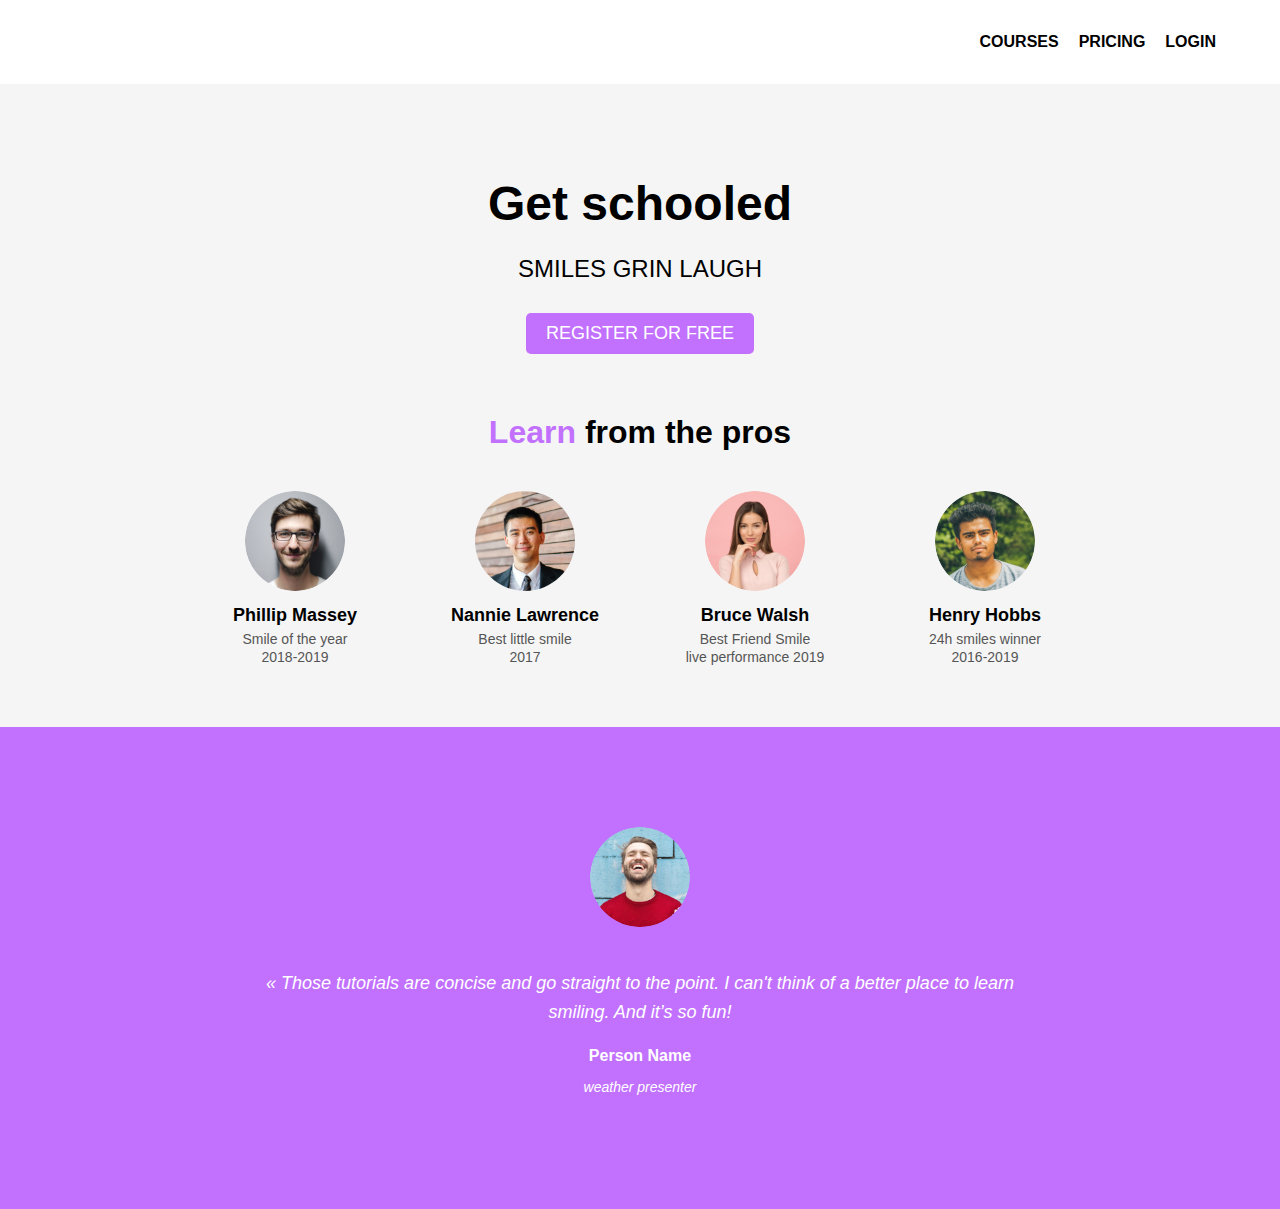
<file: alx_html_css/css_advanced/index.html>
<!DOCTYPE html>
<html lang="en">
  <head>
    <meta charset="UTF-8" />
    <meta name="viewport" content="width=device-width, initial-scale=1.0" />
    <link rel="stylesheet" href="styles.css" />
    <title>Homepage</title>
  </head>
  <body>
    <!-- Header -->
    <header class="header">
      <div class="container">
        <div class="logo">
          <img src="assets/CSS Advanced/logo.png" alt="Logo" />
        </div>
        <nav class="nav">
          <ul>
            <li><a href="#">COURSES</a></li>
            <li><a href="#">PRICING</a></li>
            <li><a href="#">LOGIN</a></li>
          </ul>
        </nav>
      </div>
    </header>

    <!-- Hero Section -->
    <section class="hero">
      <div class="hero-content">
        <h1>Get schooled</h1>
        <p>SMILES GRIN LAUGH</p>
        <button>REGISTER FOR FREE</button>
      </div>
      <div class="pros">
        <h2><span class="highlight">Learn</span> from the pros</h2>
        <div class="pros-list">
          <div class="pro">
            <img src="assets/CSS Advanced/1.png" alt="Pro 1" />
            <h3>Phillip Massey</h3>
            <p>Smile of the year</p>
            <p>2018-2019</p>
          </div>
          <div class="pro">
            <img src="assets/CSS Advanced/2.png" alt="Pro 2" />
            <h3>Nannie Lawrence</h3>
            <p>Best little smile</p>
            <p>2017</p>
          </div>
          <div class="pro">
            <img src="assets/CSS Advanced/3.png" alt="Pro 3" />
            <h3>Bruce Walsh</h3>
            <p>Best Friend Smile</p>
            <p>live performance 2019</p>
          </div>
          <div class="pro">
            <img src="assets/CSS Advanced/4.png" alt="Pro 4" />
            <h3>Henry Hobbs</h3>
            <p>24h smiles winner</p>
            <p>2016-2019</p>
          </div>
        </div>
      </div>
    </section>

    <!-- Quote Section -->
    <section class="quote">
      <div class="quote-container">
        <img src="assets/CSS Advanced/5.png" alt="Person photo" class="quote-img" />
        <p class="quote-text">
          « Those tutorials are concise and go straight to the point. I can't think of a better place to learn smiling. And it’s so fun!
        </p>
        <p class="quote-name">Person Name</p>
        <p class="quote-role">weather presenter</p>
      </div>
    </section>
  </body>
</html>
</file>
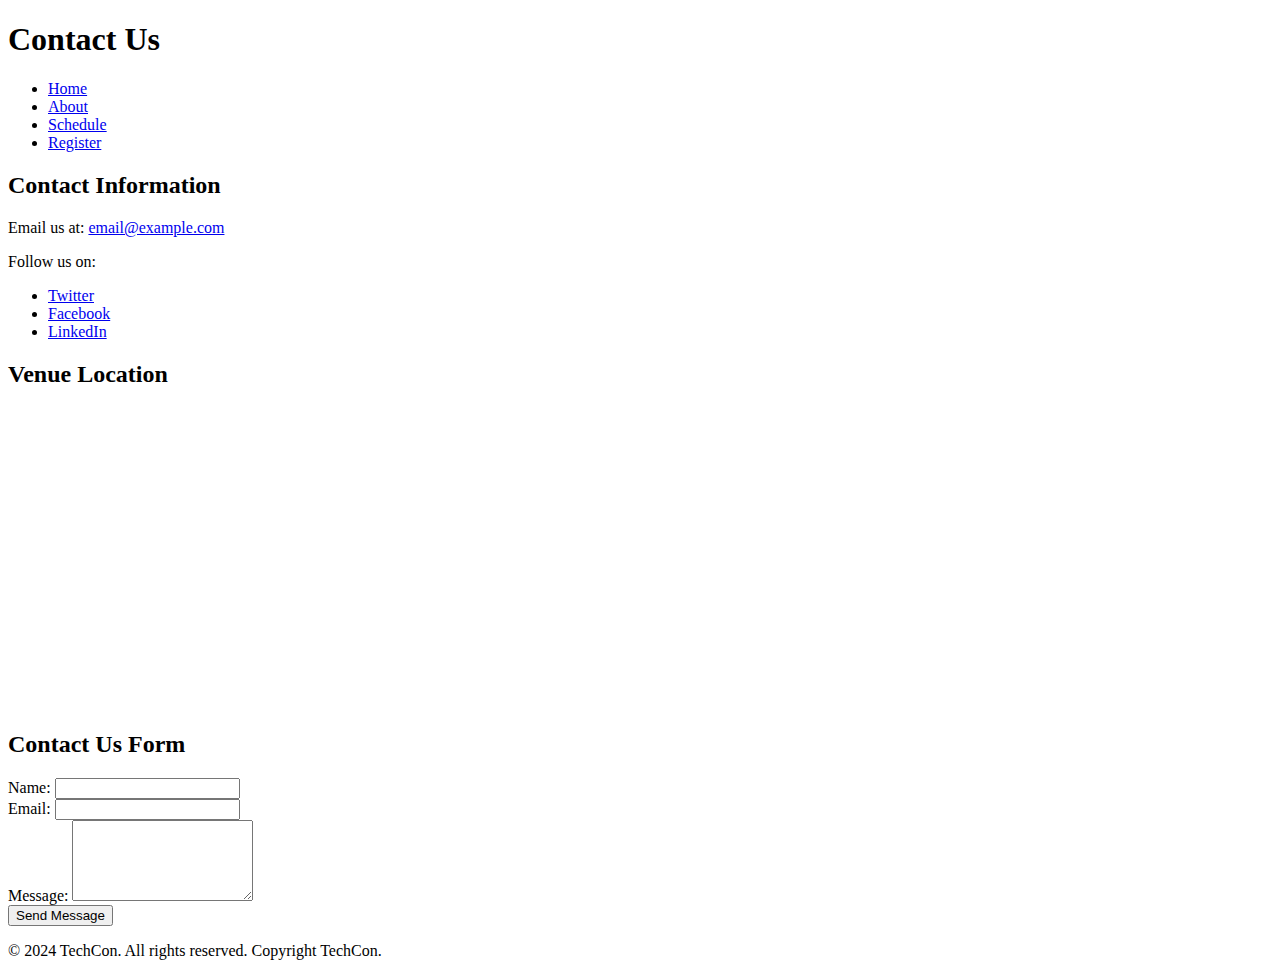
<file: techcon_website/contact.html>
<!DOCTYPE html>
<html lang="en">
<head>
  <meta charset="UTF-8">
  <meta name="viewport" content="width=device-width, initial-scale=1.0">
  <title>Contact Us - TechCon 2024</title>
</head>
<body>

  <header>
    <h1>Contact Us</h1>
    <nav>
      <ul>
        <li><a href="index.html">Home</a></li>
        <li><a href="about.html">About</a></li>
        <li><a href="schedule.html">Schedule</a></li>
        <li><a href="register.html">Register</a></li>
      </ul>
    </nav>
  </header>

  <main>
    <section>
      <h2>Contact Information</h2>
      <p>Email us at: <a href="mailto:email@example.com">email@example.com</a></p>

      <p>Follow us on:</p>
      <ul>
        <li><a href="https://twitter.com/techcon2024" target="_blank">Twitter</a></li>
        <li><a href="https://facebook.com/techcon2024" target="_blank">Facebook</a></li>
        <li><a href="https://linkedin.com/company/techcon2024" target="_blank">LinkedIn</a></li>
      </ul>

      <h2>Venue Location</h2>
      <div style="width: 100%; max-width: 600px;">
        <iframe
          src="https://www.google.com/maps/embed?pb=!1m18!1m12!1m3!1d3979.528658269963!2d36.821946874968544!3d-1.2920655356160902!2m3!1f0!2f0!3f0!3m2!1i1024!2i768!4f13.1!3m3!1m2!1s0x182f10d5d6e1c735%3A0x3fa1e457f2386c2b!2sKenyatta%20International%20Convention%20Centre!5e0!3m2!1sen!2ske!4v1692739941644!5m2!1sen!2ske"
          width="100%" height="300" style="border:0;" allowfullscreen="" loading="lazy"
          referrerpolicy="no-referrer-when-downgrade">
        </iframe>
      </div>
    </section>

    <section>
      <h2>Contact Us Form</h2>
      <form action="#" method="post">
        <div>
          <label for="name">Name:</label>
          <input type="text" id="name" name="name" required>
        </div>

        <div>
          <label for="email">Email:</label>
          <input type="email" id="email" name="email" required>
        </div>

        <div>
          <label for="message">Message:</label>
          <textarea id="message" name="message" rows="5" required></textarea>
        </div>

        <div>
          <button type="submit">Send Message</button>
        </div>
      </form>
    </section>
  </main>

  <footer>
    <p>&copy; 2024 TechCon. All rights reserved. Copyright TechCon.</p>
  </footer>

</body>
</html>
</file>
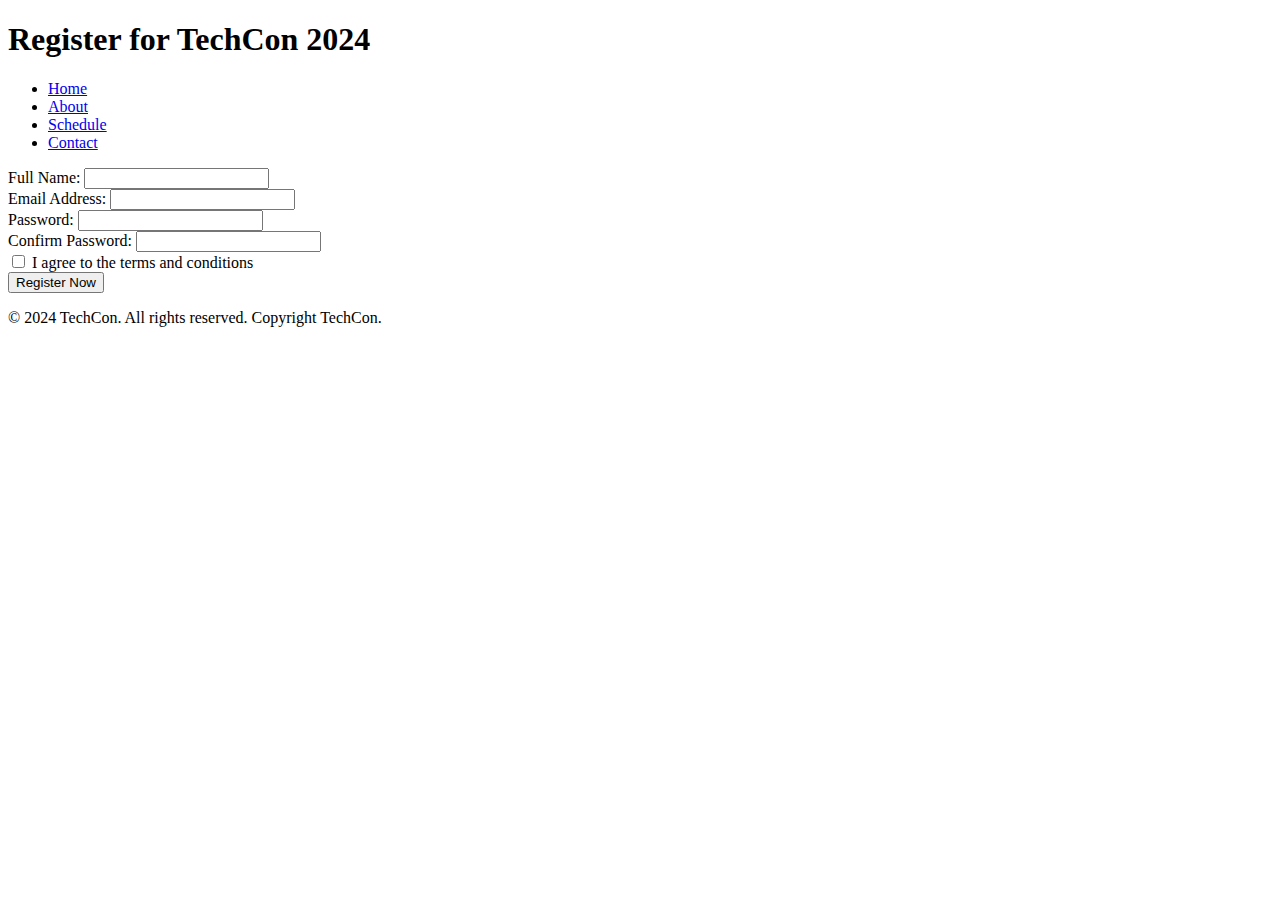
<file: techcon_website/register.html>
<!DOCTYPE html>
<html lang="en">
<head>
  <meta charset="UTF-8">
  <meta name="viewport" content="width=device-width, initial-scale=1.0">
  <title>Register for TechCon 2024</title>
</head>
<body>

  <header>
    <h1>Register for TechCon 2024</h1>
    <nav>
      <ul>
        <li><a href="index.html">Home</a></li>
        <li><a href="about.html">About</a></li>
        <li><a href="schedule.html">Schedule</a></li>
        <li><a href="contact.html">Contact</a></li>
      </ul>
    </nav>
  </header>

  <main>
    <form action="#" method="post">
      <div>
        <label for="fullname">Full Name:</label>
        <input type="text" id="fullname" name="fullname" required>
      </div>

      <div>
        <label for="email">Email Address:</label>
        <input type="email" id="email" name="email" required>
      </div>

      <div>
        <label for="password">Password:</label>
        <input type="password" id="password" name="password" required>
      </div>

      <div>
        <label for="confirm-password">Confirm Password:</label>
        <input type="password" id="confirm-password" name="confirm-password" required>
      </div>

      <div>
        <input type="checkbox" id="terms" name="terms" required>
        <label for="terms">I agree to the terms and conditions</label>
      </div>

      <div>
        <button type="submit">Register Now</button>
      </div>
    </form>
  </main>

  <footer>
    <p>&copy; 2024 TechCon. All rights reserved. Copyright TechCon.</p>
  </footer>

</body>
</html>
</file>
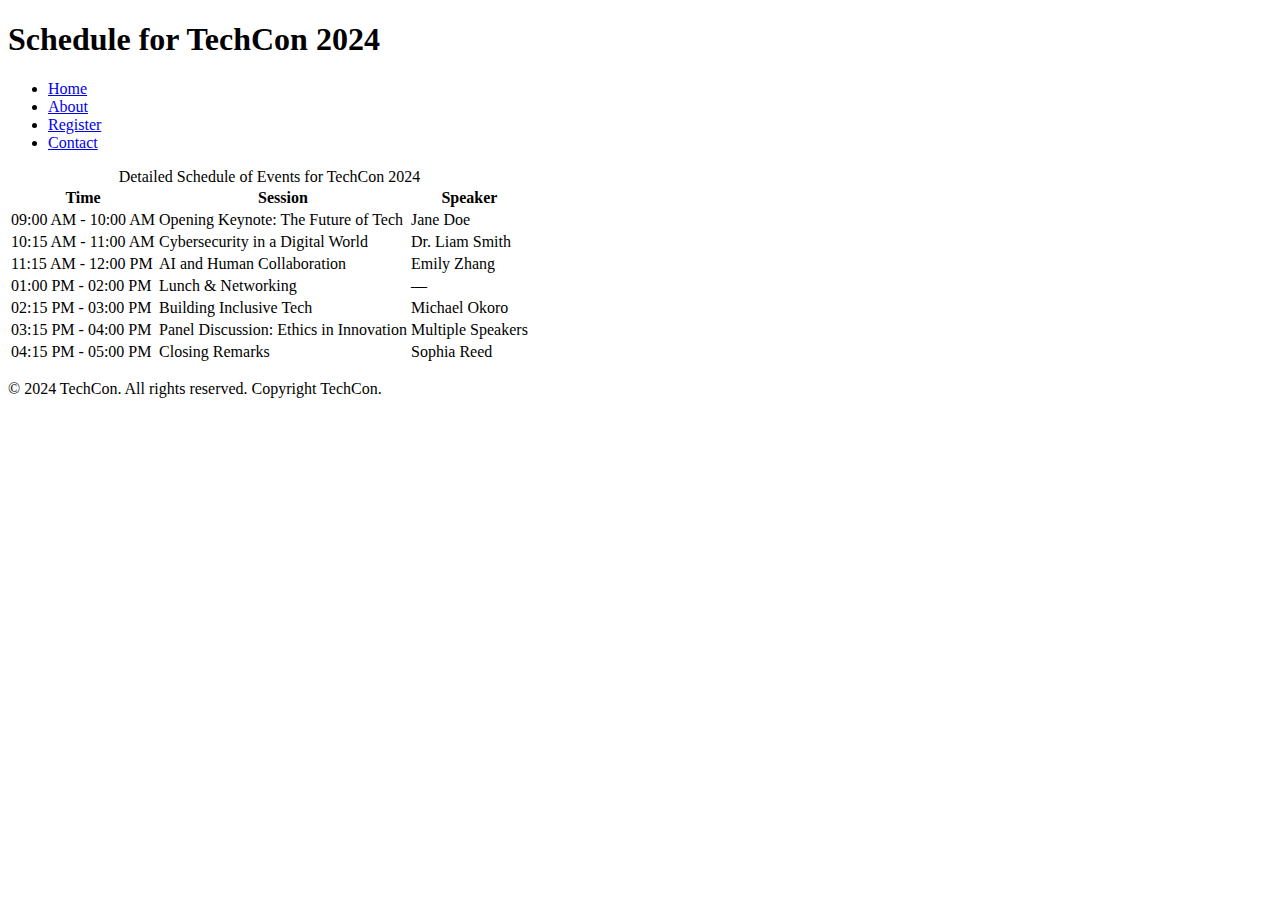
<file: techcon_website/schedule.html>
<!DOCTYPE html>
<html lang="en">
<head>
  <meta charset="UTF-8">
  <title>Schedule for TechCon 2024</title>
</head>
<body>
  <header>
    <h1>Schedule for TechCon 2024</h1>
    <nav>
      <ul>
        <li><a href="index.html">Home</a></li>
        <li><a href="about.html">About</a></li>
        <li><a href="register.html">Register</a></li>
        <li><a href="contact.html">Contact</a></li>
      </ul>
    </nav>
  </header>

  <main>
    <table>
      <caption>Detailed Schedule of Events for TechCon 2024</caption>
      <thead>
        <tr>
          <th scope="col">Time</th>
          <th scope="col">Session</th>
          <th scope="col">Speaker</th>
        </tr>
      </thead>
      <tbody>
        <tr>
          <td>09:00 AM - 10:00 AM</td>
          <td>Opening Keynote: The Future of Tech</td>
          <td>Jane Doe</td>
        </tr>
        <tr>
          <td>10:15 AM - 11:00 AM</td>
          <td>Cybersecurity in a Digital World</td>
          <td>Dr. Liam Smith</td>
        </tr>
        <tr>
          <td>11:15 AM - 12:00 PM</td>
          <td>AI and Human Collaboration</td>
          <td>Emily Zhang</td>
        </tr>
        <tr>
          <td>01:00 PM - 02:00 PM</td>
          <td>Lunch & Networking</td>
          <td>—</td>
        </tr>
        <tr>
          <td>02:15 PM - 03:00 PM</td>
          <td>Building Inclusive Tech</td>
          <td>Michael Okoro</td>
        </tr>
        <tr>
          <td>03:15 PM - 04:00 PM</td>
          <td>Panel Discussion: Ethics in Innovation</td>
          <td>Multiple Speakers</td>
        </tr>
        <tr>
          <td>04:15 PM - 05:00 PM</td>
          <td>Closing Remarks</td>
          <td>Sophia Reed</td>
        </tr>
      </tbody>
    </table>
  </main>

  <footer>
    <p>&copy; 2024 TechCon. All rights reserved. Copyright TechCon.</p>
  </footer>
</body>
</html>
</file>
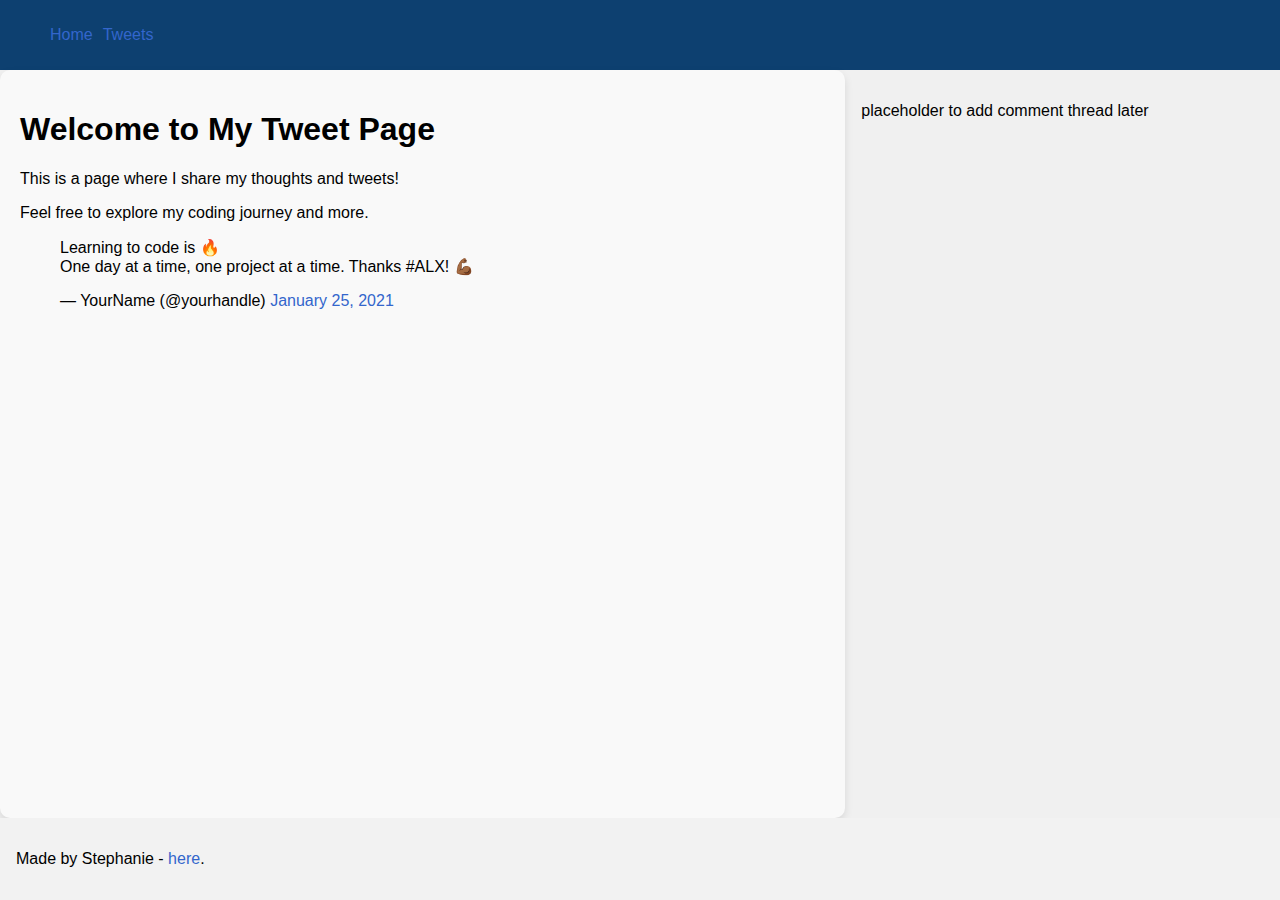
<file: alx_html_css/css_basic/tweets.html>
<!DOCTYPE html>
<html>
  <head>
    <meta charset="UTF-8">
    <title>My Tweets</title>
    <link href="base.css" rel="stylesheet">
<link href="styles.css" rel="stylesheet">
  </head>
  <body>
    <header>
      <ul>
        <li><a href="index.html">Home</a></li>
        <li><a href="tweets.html">Tweets</a></li>
      </ul>
    </header>

    <main>
      <article>
        <h1>Welcome to My Tweet Page</h1>
        <p>This is a page where I share my thoughts and tweets!</p>
        <p>Feel free to explore my coding journey and more.</p>

        <!-- Embedded tweet -->
        <blockquote class="twitter-tweet">
          <p lang="en" dir="ltr">Learning to code is 🔥<br>One day at a time, one project at a time. Thanks #ALX! 💪🏾</p>
          &mdash; YourName (@yourhandle)
          <a href="https://twitter.com/TwitterDev/status/1354143047324299264">January 25, 2021</a>
        </blockquote>
        <script async src="https://platform.twitter.com/widgets.js" charset="utf-8"></script>
      </article>

      <aside>
        <p>placeholder to add comment thread later</p>
      </aside>
    </main>

    <footer><p>Made by Stephanie - <a href="https://github.com/Stephanie-coder" target="_blank">here</a>.</p></footer>
  </body>
</html>
</file>
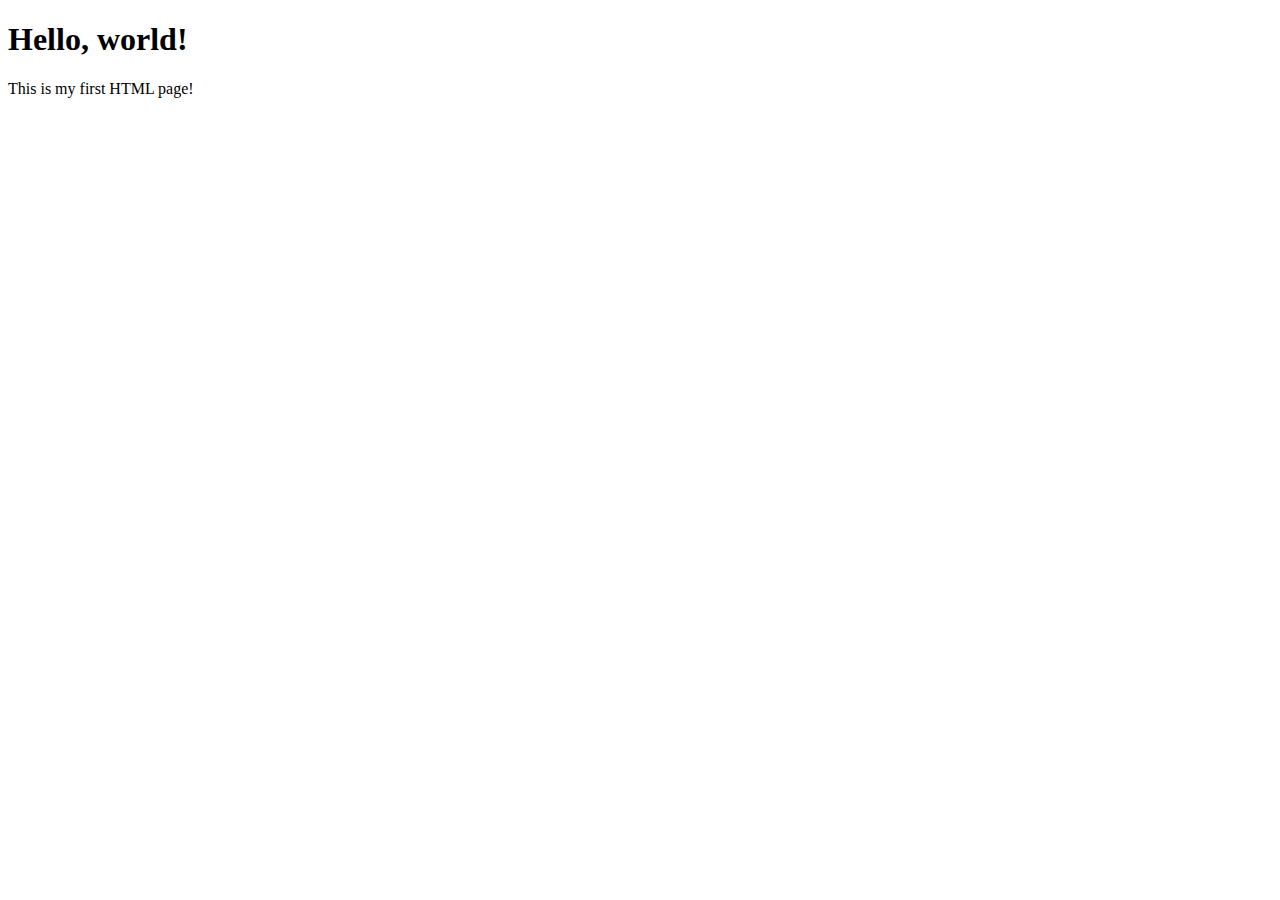
<file: My_First_Portfolio/html_basic/base_index.html>
<!DOCTYPE html>
<html lang="en">
  <head>
    <meta charset="UTF-8">
    <title>My First Web Page</title>
  </head>
  <body>
    <h1>Hello, world!</h1>
    <p>This is my first HTML page!</p>
  </body>
</html>
</file>
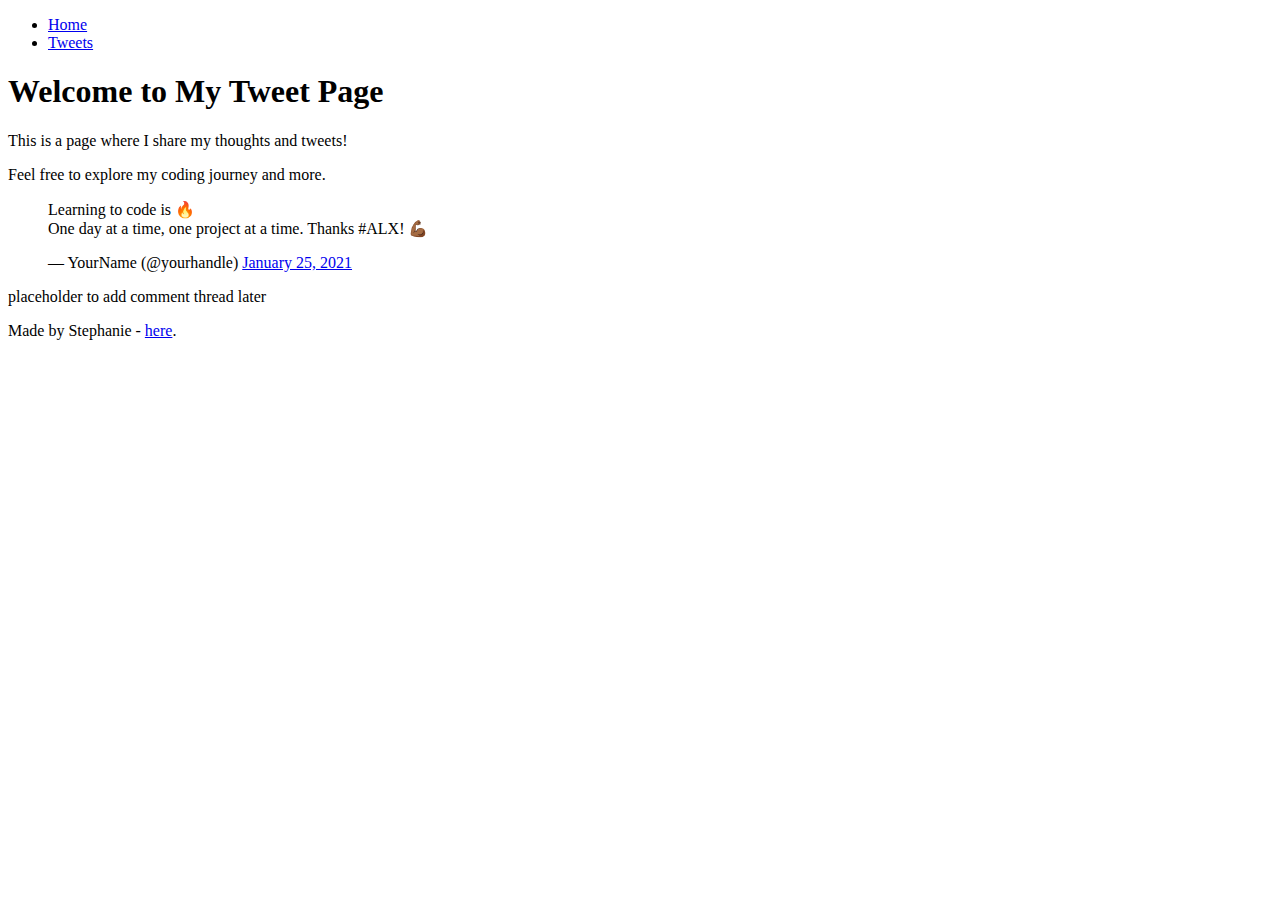
<file: My_First_Portfolio/html_basic/tweets.html>
<!DOCTYPE html>
<html>
  <head>
    <meta charset="UTF-8">
    <title>My Tweets</title>
  </head>
  <body>
    <header>
      <ul>
        <li><a href="index.html">Home</a></li>
        <li><a href="tweets.html">Tweets</a></li>
      </ul>
    </header>

    <main>
      <article>
        <h1>Welcome to My Tweet Page</h1>
        <p>This is a page where I share my thoughts and tweets!</p>
        <p>Feel free to explore my coding journey and more.</p>

        <!-- Embedded tweet -->
        <blockquote class="twitter-tweet">
          <p lang="en" dir="ltr">Learning to code is 🔥<br>One day at a time, one project at a time. Thanks #ALX! 💪🏾</p>
          &mdash; YourName (@yourhandle)
          <a href="https://twitter.com/TwitterDev/status/1354143047324299264">January 25, 2021</a>
        </blockquote>
        <script async src="https://platform.twitter.com/widgets.js" charset="utf-8"></script>
      </article>

      <aside>
        <p>placeholder to add comment thread later</p>
      </aside>
    </main>

    <footer><p>Made by Stephanie - <a href="https://github.com/Stephanie" target="_blank">here</a>.</p></footer>
  </body>
</html>
</file>
<file: alx_html_css/css_basic/base.css>
body {
  font-family: Arial, sans-serif;
  background-color: #f0f0f0;
}

a {
  text-decoration: none;
  color: #3366cc;
}
</file>
<file: alx_html_css/css_basic/styles.css>
/* Header with custom background */
header {
  background-color: #0d4070;
  color: white;
  padding: 10px;
}

/* Nav list */
ul {
  list-style-type: none;
  display: flex;
  gap: 10px;
}

/* Body as a vertical flex container */
body {
  display: flex;
  flex-direction: column;
  height: 100vh;
  margin: 0;
}

/* Main contains article and aside side-by-side */
main {
  display: flex;
  flex-direction: row;
  flex: auto;
}

/* Article takes 2/3 of the space and is styled */
article {
  flex: 2;
  overflow-y: auto;
  padding: 20px;
  background-color: #f9f9f9;
  border-radius: 10px;
  font-family: Arial, sans-serif;
  box-shadow: 0 4px 8px rgba(0,0,0,0.1);
}

/* Aside takes 1/3 of the space */
aside {
  flex: 1;
  overflow-y: auto;
  padding: 1rem;
}

/* Footer styling */
footer {
  background-color: #f2f2f2;
  padding: 1rem;
}

/* Logo styling */
.logo {
  font-size: 2rem;
  margin-right: 15px;
}
</file>
<file: alx_html_css/css_advanced/styles.css>
/* === Reset and Global Styles === */
body {
  margin: 0;
  font-family: 'Arial', sans-serif;
  background-color: #fff;
  color: #000;
}

/* === Header === */
.header {
  background-color: #fff;
  padding: 20px 0;
  box-shadow: 0 2px 4px rgba(0, 0, 0, 0.1);
}

.container {
  width: 90%;
  max-width: 1200px;
  margin: 0 auto;
  display: flex;
  justify-content: space-between;
  align-items: center;
}

.logo img {
  height: 40px;
}

.nav ul {
  list-style: none;
  display: flex;
  gap: 20px;
  margin: 0;
  padding: 0;
}

.nav a {
  text-decoration: none;
  color: #000;
  font-weight: bold;
}

/* === Hero Section === */
.hero {
  text-align: center;
  padding: 60px 20px;
  background-color: #f5f5f5;
}

.hero h1 {
  font-size: 48px;
  margin-bottom: 10px;
}

.hero p {
  font-size: 24px;
  margin-bottom: 30px;
}

.hero button {
  padding: 10px 20px;
  font-size: 18px;
  background-color: #C271FF;
  color: white;
  border: none;
  border-radius: 5px;
  cursor: pointer;
}

/* === Pros Section === */
.pros {
  margin-top: 60px;
  text-align: center;
}

.pros h2 {
  font-size: 32px;
  margin-bottom: 40px;
}

.highlight {
  color: #C271FF;
}

.pros-list {
  display: flex;
  justify-content: center;
  gap: 30px;
  flex-wrap: wrap;
}

.pro {
  width: 200px;
  text-align: center;
}

.pro img {
  width: 100px;
  height: 100px;
  border-radius: 50%;
}

.pro h3 {
  margin: 10px 0 5px;
  font-size: 18px;
}

.pro p {
  margin: 2px 0;
  font-size: 14px;
  color: #555;
}

/* === Quote Section === */
.quote {
  background-color: #C271FF;
  padding: 60px 0;
  text-align: center;
}

.quote-container {
  max-width: 800px;
  margin: 0 auto;
  padding: 40px 20px;
}

.quote-img {
  width: 100px;
  height: 100px;
  border-radius: 50%;
  object-fit: cover;
  margin-bottom: 20px;
}

.quote-text {
  font-size: 18px;
  line-height: 1.6;
  color: white;
  font-style: italic;
  margin-bottom: 20px;
}

.quote-name {
  font-weight: bold;
  color: white;
  margin: 0;
}

.quote-role {
  color: white;
  font-style: italic;
  font-size: 14px;
}
</file>
